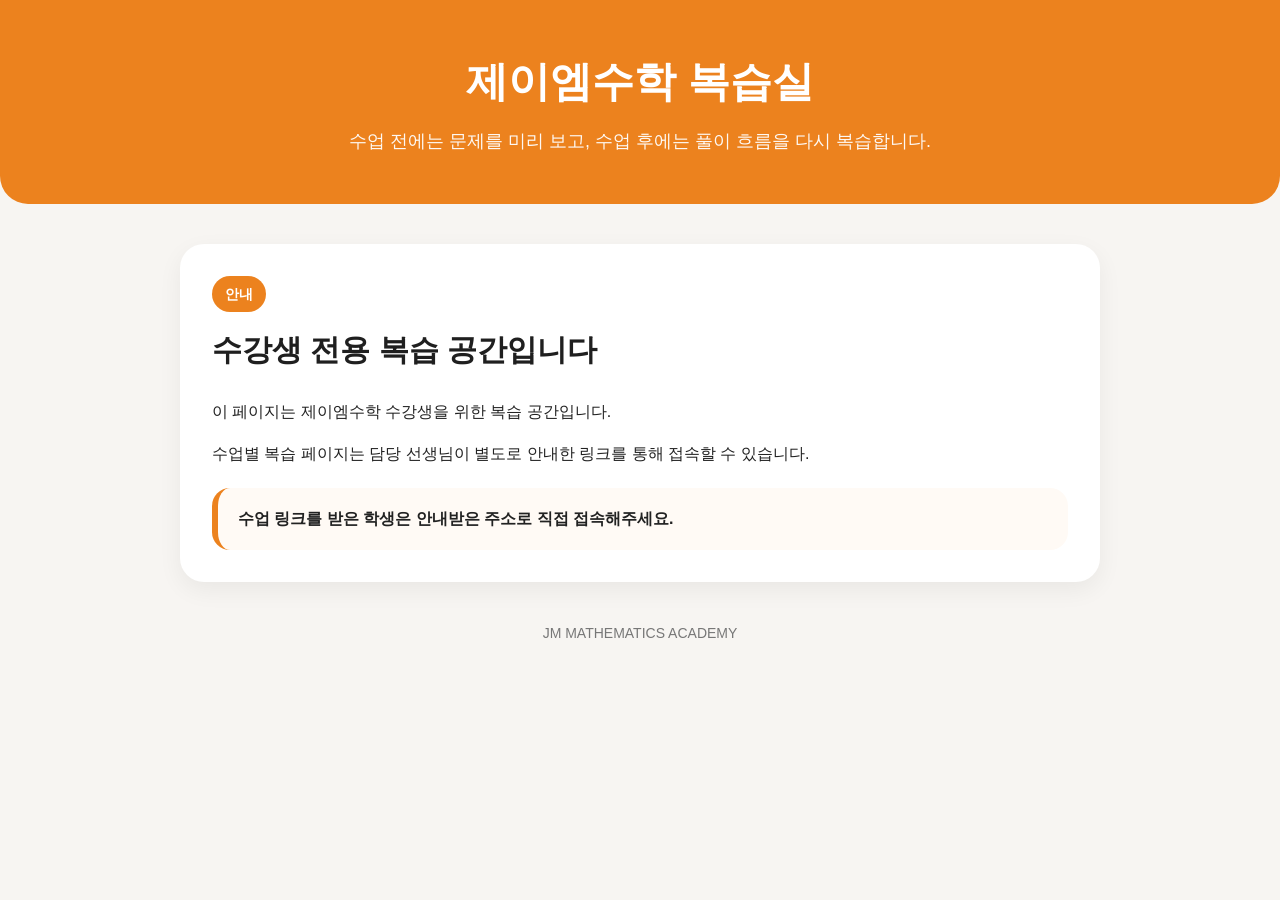
<file: index.html>
<!DOCTYPE html>
<html lang="ko">
<head>
  <meta charset="UTF-8">
  <meta name="viewport" content="width=device-width, initial-scale=1.0">
  <title>제이엠수학 복습실</title>
  <link rel="stylesheet" href="style.css?v=20260701-7">
</head>
<body>

  <header class="header">
    <h1>제이엠수학 복습실</h1>
    <p>수업 전에는 문제를 미리 보고, 수업 후에는 풀이 흐름을 다시 복습합니다.</p>
  </header>

  <main class="container">

    <section class="card">
      <span class="badge">안내</span>
      <h2>수강생 전용 복습 공간입니다</h2>

      <p>
        이 페이지는 제이엠수학 수강생을 위한 복습 공간입니다.
      </p>

      <p>
        수업별 복습 페이지는 담당 선생님이 별도로 안내한 링크를 통해 접속할 수 있습니다.
      </p>

      <div class="guide-emphasis">
        수업 링크를 받은 학생은 안내받은 주소로 직접 접속해주세요.
      </div>
    </section>

    <footer class="footer">
      JM MATHEMATICS ACADEMY
    </footer>

  </main>

</body>
</html>
</file>
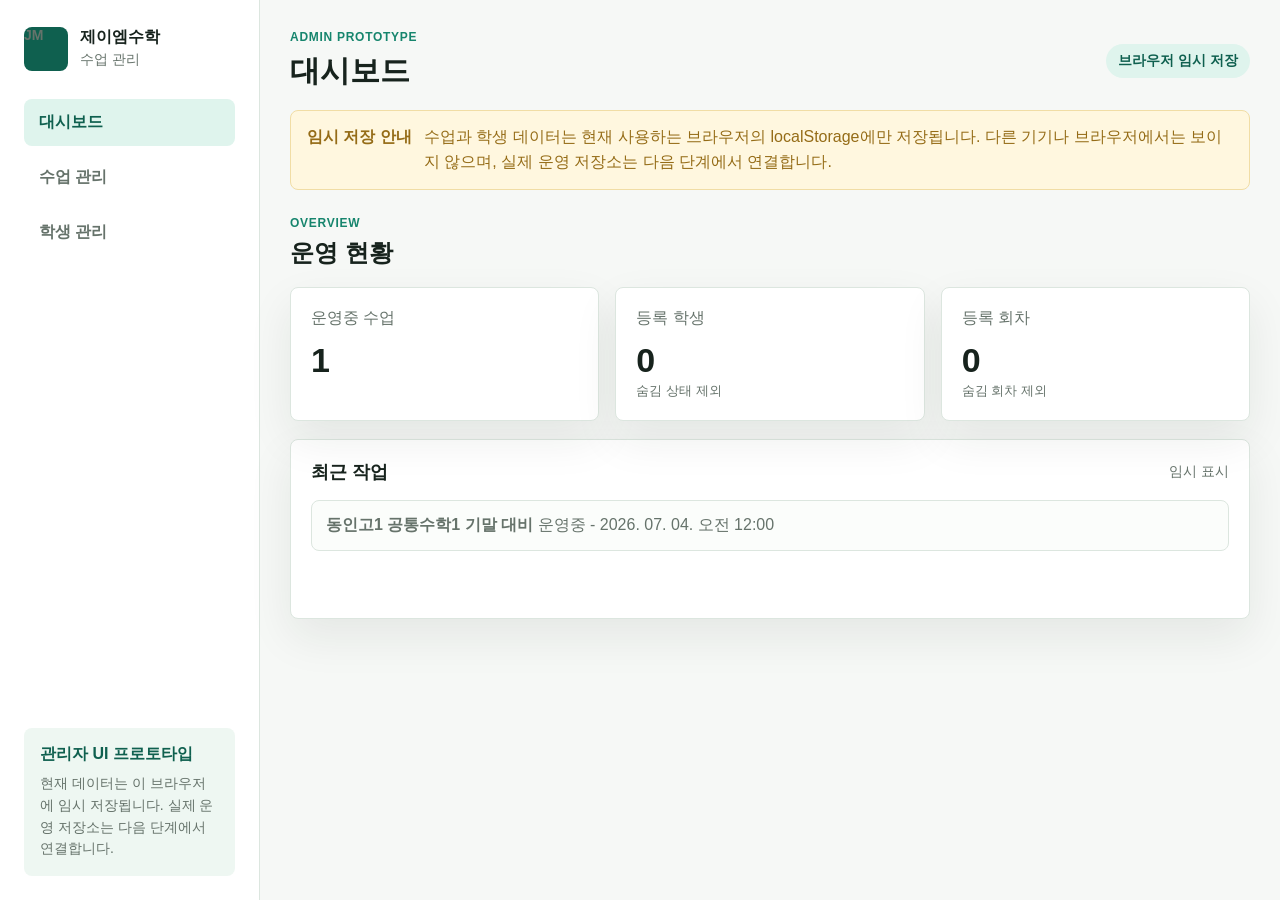
<file: admin/index.html>
<!DOCTYPE html>
<html lang="ko">
<head>
  <meta charset="UTF-8">
  <meta name="viewport" content="width=device-width, initial-scale=1.0">
  <title>제이엠수학 수업 관리</title>
  <link rel="stylesheet" href="admin.css">
</head>
<body>
  <div class="admin-shell">
    <aside class="sidebar">
      <div class="brand">
        <span class="brand-mark">JM</span>
        <div>
          <strong>제이엠수학</strong>
          <span>수업 관리</span>
        </div>
      </div>

      <nav class="side-nav" aria-label="관리자 메뉴">
        <button class="nav-button is-active" type="button" data-view="dashboard">대시보드</button>
        <button class="nav-button" type="button" data-view="classes">수업 관리</button>
        <button class="nav-button" type="button" data-view="students">학생 관리</button>
      </nav>

      <div class="sidebar-note">
        <strong>관리자 UI 프로토타입</strong>
        <p>현재 데이터는 이 브라우저에 임시 저장됩니다. 실제 운영 저장소는 다음 단계에서 연결합니다.</p>
      </div>
    </aside>

    <main class="main-area">
      <header class="topbar">
        <div>
          <p class="eyebrow">Admin Prototype</p>
          <h1 id="view-title">대시보드</h1>
        </div>
        <div class="storage-pill">브라우저 임시 저장</div>
      </header>

      <section class="notice" aria-label="임시 저장 안내">
        <strong>임시 저장 안내</strong>
        <span>수업과 학생 데이터는 현재 사용하는 브라우저의 localStorage에만 저장됩니다. 다른 기기나 브라우저에서는 보이지 않으며, 실제 운영 저장소는 다음 단계에서 연결합니다.</span>
      </section>

      <section id="dashboard-view" class="view is-active" aria-labelledby="dashboard-heading">
        <div class="section-heading">
          <div>
            <p class="eyebrow">Overview</p>
            <h2 id="dashboard-heading">운영 현황</h2>
          </div>
        </div>

        <div class="stat-grid">
          <article class="stat-card">
            <span>운영중 수업</span>
            <strong id="active-class-count">0</strong>
          </article>
          <article class="stat-card">
            <span>등록 학생</span>
            <strong id="registered-student-count">0</strong>
            <small>숨김 상태 제외</small>
          </article>
          <article class="stat-card">
            <span>등록 회차</span>
            <strong id="registered-session-count">0</strong>
            <small>숨김 회차 제외</small>
          </article>
        </div>

        <article class="panel recent-panel">
          <div class="panel-title">
            <h3>최근 작업</h3>
            <span>임시 표시</span>
          </div>
          <div id="recent-work-list" class="recent-list"></div>
        </article>
      </section>

      <section id="classes-view" class="view" aria-labelledby="classes-heading">
        <div class="section-heading">
          <div>
            <p class="eyebrow">Classes</p>
            <h2 id="classes-heading">수업 관리</h2>
          </div>
          <button id="new-class-button" class="primary-button" type="button">새 수업 만들기</button>
        </div>

        <div id="class-form-panel" class="panel form-panel" hidden>
          <div class="panel-title">
            <h3 id="form-title">새 수업 만들기</h3>
            <span>localStorage 임시 저장</span>
          </div>

          <form id="class-form" class="class-form">
            <div class="form-grid">
              <label>
                <span>수업명</span>
                <input id="class-title-input" name="classTitle" type="text" placeholder="예: 동인고1 공통수학1 기말 대비" required>
              </label>

              <label>
                <span>과목</span>
                <input id="subject-input" name="subject" type="text" placeholder="예: 공통수학1" required>
              </label>

              <label>
                <span>대상 학교</span>
                <input id="target-school-input" name="targetSchool" type="text" placeholder="예: 동인고" required>
              </label>

              <label>
                <span>대상 학년</span>
                <select id="target-grade-input" name="targetGrade" required>
                  <option value="">선택</option>
                  <option value="중1">중1</option>
                  <option value="중2">중2</option>
                  <option value="중3">중3</option>
                  <option value="고1">고1</option>
                  <option value="고2">고2</option>
                  <option value="고3">고3</option>
                </select>
              </label>

              <label>
                <span>수업 유형</span>
                <select id="class-type-input" name="classType" required>
                  <option value="">선택</option>
                  <option value="내신 대비">내신 대비</option>
                  <option value="정규 수업">정규 수업</option>
                  <option value="특강">특강</option>
                  <option value="복습 관리">복습 관리</option>
                </select>
              </label>

              <label>
                <span>수업 코드</span>
                <input id="access-code-input" name="accessCode" type="text" placeholder="예: dongin7979" required>
              </label>

              <label>
                <span>상태</span>
                <select id="status-input" name="status" required>
                  <option value="active">운영중</option>
                  <option value="ready">준비중</option>
                  <option value="ended">종료</option>
                  <option value="hidden">숨김</option>
                </select>
              </label>
            </div>

            <label class="wide-field">
              <span>수업 설명</span>
              <textarea id="description-input" name="description" rows="4" placeholder="관리자가 확인할 수업 설명을 입력하세요."></textarea>
            </label>

            <div class="form-actions">
              <button class="primary-button" type="submit">저장</button>
              <button id="cancel-form-button" class="secondary-button" type="button">취소</button>
            </div>
          </form>
        </div>

        <div class="class-layout">
          <div class="panel">
            <div class="panel-title">
              <h3>수업 목록</h3>
              <span id="class-count-label">0개</span>
            </div>
            <div id="class-list" class="class-list"></div>
          </div>

          <aside id="class-detail" class="panel detail-panel" aria-live="polite"></aside>
        </div>
      </section>

      <section id="students-view" class="view" aria-labelledby="students-heading">
        <div class="section-heading">
          <div>
            <p class="eyebrow">Students</p>
            <h2 id="students-heading">학생 관리</h2>
          </div>
          <button id="new-student-button" class="primary-button" type="button">학생 등록</button>
        </div>

        <section class="notice inline-notice" aria-label="학생 데이터 임시 저장 안내">
          <strong>학생 데이터 임시 저장</strong>
          <span>학생 정보는 현재 브라우저의 localStorage에만 저장됩니다. 실제 운영 저장소와 학생 로그인 기능은 다음 단계에서 연결합니다.</span>
        </section>

        <div id="student-form-panel" class="panel form-panel" hidden>
          <div class="panel-title">
            <h3 id="student-form-title">학생 등록</h3>
            <span>localStorage 임시 저장</span>
          </div>

          <form id="student-form" class="student-form">
            <div id="student-form-error" class="form-error" role="alert" hidden></div>

            <div class="form-grid">
              <label>
                <span>학생 이름</span>
                <input id="student-name-input" name="studentName" type="text" placeholder="예: 김민준" required>
              </label>

              <label>
                <span>학생 전화번호</span>
                <input id="student-phone-input" name="phone" type="tel" placeholder="예: 010-1234-5678" required>
              </label>

              <label>
                <span>학교</span>
                <input id="student-school-input" name="school" type="text" placeholder="예: 동인고" required>
              </label>

              <label>
                <span>학년</span>
                <select id="student-grade-input" name="grade" required>
                  <option value="">선택</option>
                  <option value="중1">중1</option>
                  <option value="중2">중2</option>
                  <option value="중3">중3</option>
                  <option value="고1">고1</option>
                  <option value="고2">고2</option>
                  <option value="고3">고3</option>
                </select>
              </label>

              <label>
                <span>학부모 연락처</span>
                <input id="parent-phone-input" name="parentPhone" type="tel" placeholder="예: 010-9876-5432">
              </label>

              <label>
                <span>상태</span>
                <select id="student-status-input" name="status">
                  <option value="active">수강중</option>
                  <option value="paused">일시중지</option>
                  <option value="ended">수강종료</option>
                  <option value="hidden">숨김</option>
                </select>
              </label>
            </div>

            <label class="wide-field">
              <span>메모 / 학습 특이사항</span>
              <textarea id="student-memo-input" name="memo" rows="4" placeholder="관리자가 확인할 메모를 입력하세요."></textarea>
            </label>

            <div class="form-actions">
              <button class="primary-button" type="submit">저장</button>
              <button id="cancel-student-form-button" class="secondary-button" type="button">취소</button>
            </div>
          </form>
        </div>

        <div class="class-layout">
          <div class="panel">
            <div class="panel-title">
              <h3>학생 목록</h3>
              <span id="student-count-label">0명</span>
            </div>
            <div id="student-list" class="student-list"></div>
          </div>

          <aside id="student-detail" class="panel detail-panel" aria-live="polite"></aside>
        </div>
      </section>
    </main>
  </div>

  <script src="admin.js"></script>
</body>
</html>
</file>
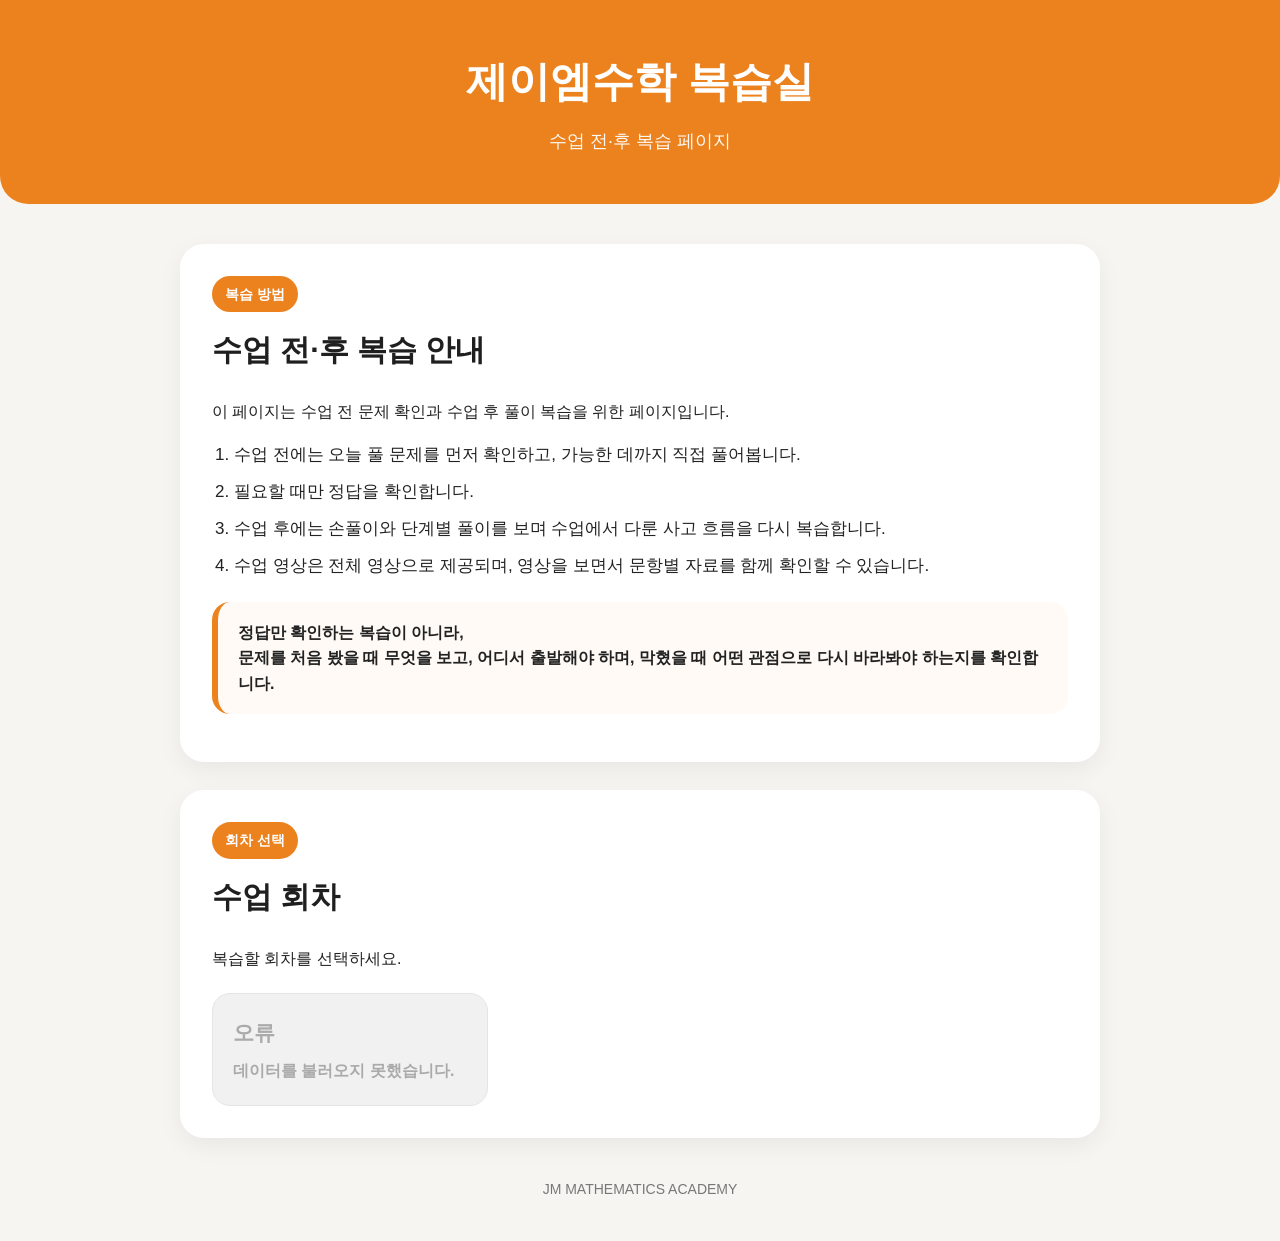
<file: class.html>
<!DOCTYPE html>
<html lang="ko">
<head>
  <meta charset="UTF-8">
  <meta name="viewport" content="width=device-width, initial-scale=1.0">
  <title>제이엠수학 복습실</title>
  <link rel="stylesheet" href="style.css?v=20260701-8">
</head>
<body>

  <header class="header">
    <h1 id="class-title">제이엠수학 복습실</h1>
    <p id="class-subtitle">수업 전·후 복습 페이지</p>
  </header>

  <main class="container">

    <section class="card class-guide">
      <span class="badge">복습 방법</span>
      <h2>수업 전·후 복습 안내</h2>

      <p>
        이 페이지는 수업 전 문제 확인과 수업 후 풀이 복습을 위한 페이지입니다.
      </p>

      <ol class="step-list">
        <li>수업 전에는 오늘 풀 문제를 먼저 확인하고, 가능한 데까지 직접 풀어봅니다.</li>
        <li>필요할 때만 정답을 확인합니다.</li>
        <li>수업 후에는 손풀이와 단계별 풀이를 보며 수업에서 다룬 사고 흐름을 다시 복습합니다.</li>
        <li>수업 영상은 전체 영상으로 제공되며, 영상을 보면서 문항별 자료를 함께 확인할 수 있습니다.</li>
      </ol>

      <p class="guide-emphasis">
        정답만 확인하는 복습이 아니라,<br>
        문제를 처음 봤을 때 무엇을 보고, 어디서 출발해야 하며,
        막혔을 때 어떤 관점으로 다시 바라봐야 하는지를 확인합니다.
      </p>
    </section>

    <section class="card">
      <span class="badge">회차 선택</span>
      <h2>수업 회차</h2>
      <p>
        복습할 회차를 선택하세요.
      </p>

      <div id="session-grid" class="session-grid">
        <div class="session-button is-disabled">
          <strong>불러오는 중</strong>
          <span>잠시만 기다려주세요</span>
        </div>
      </div>
    </section>

    <footer class="footer">
      JM MATHEMATICS ACADEMY
    </footer>

  </main>

  <script src="config.js?v=20260701-8"></script>
  <script src="class-script.js?v=20260701-8"></script>
</body>
</html>
</file>
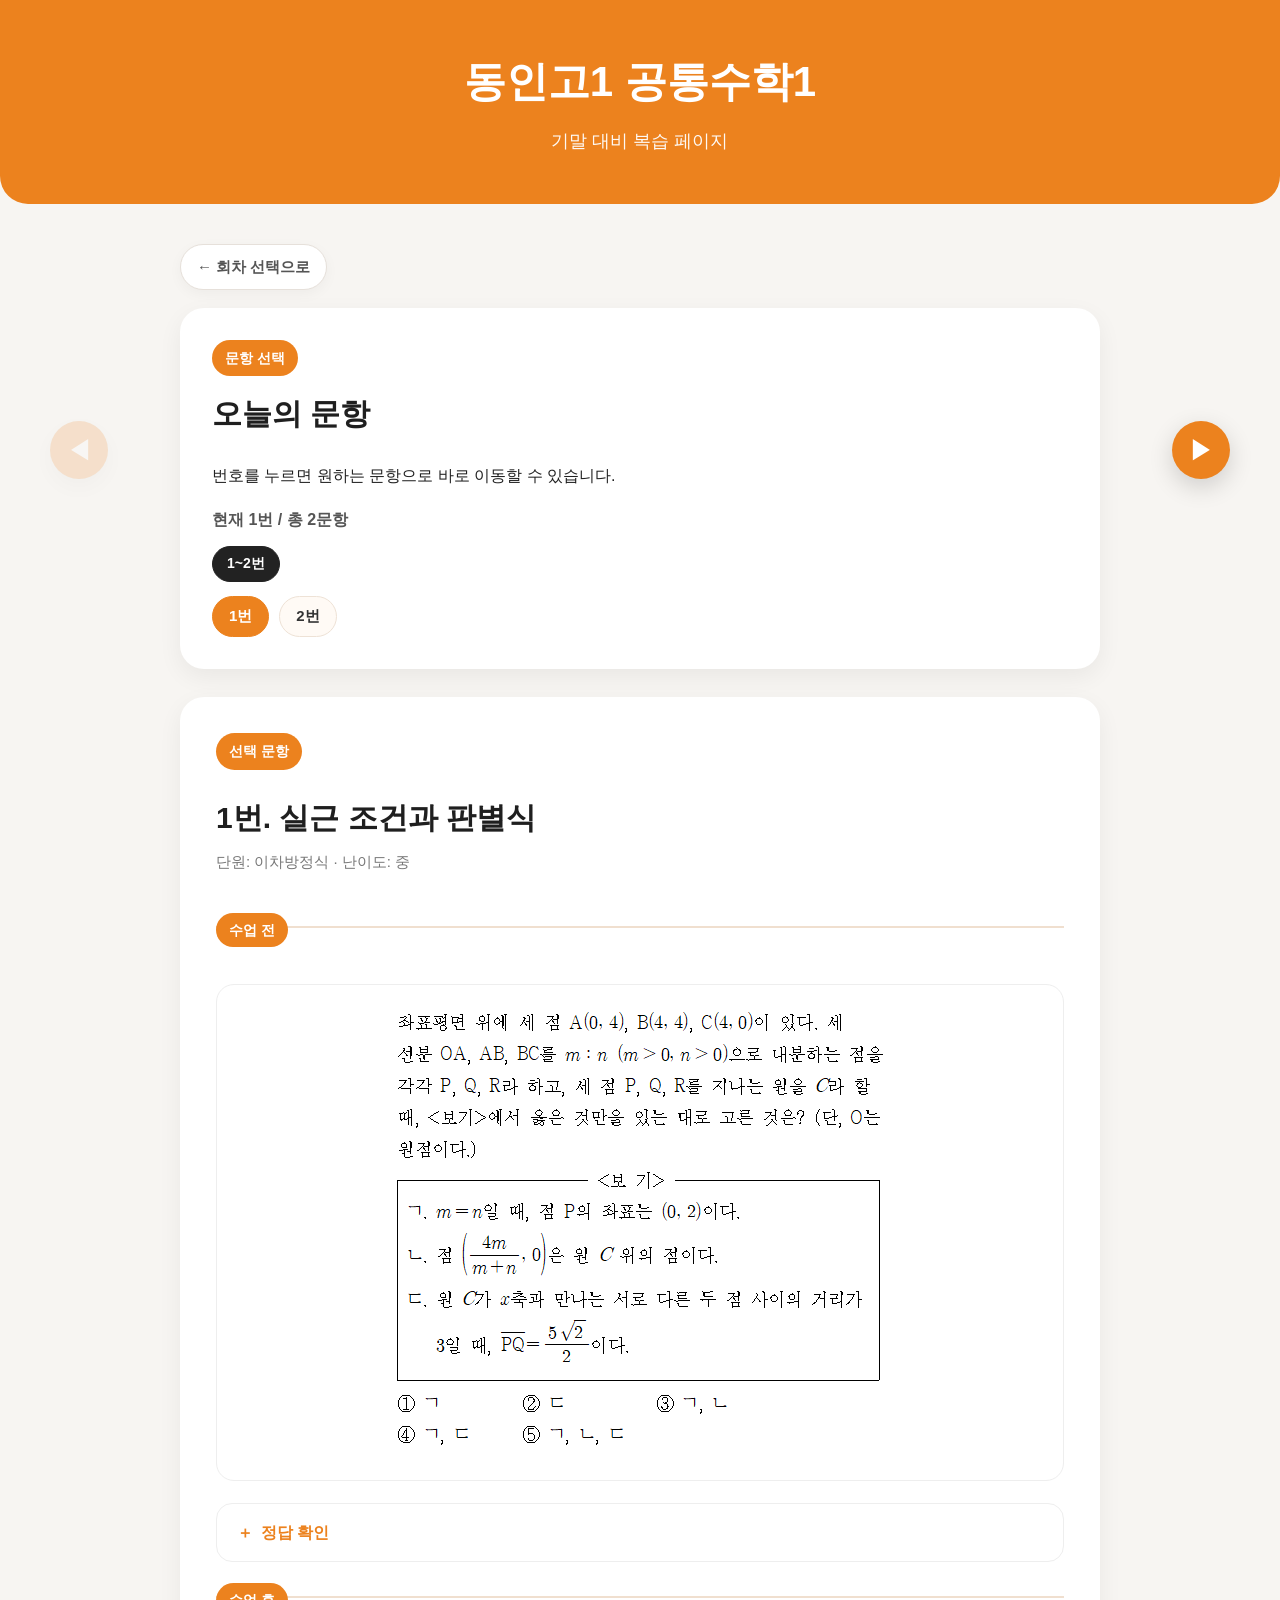
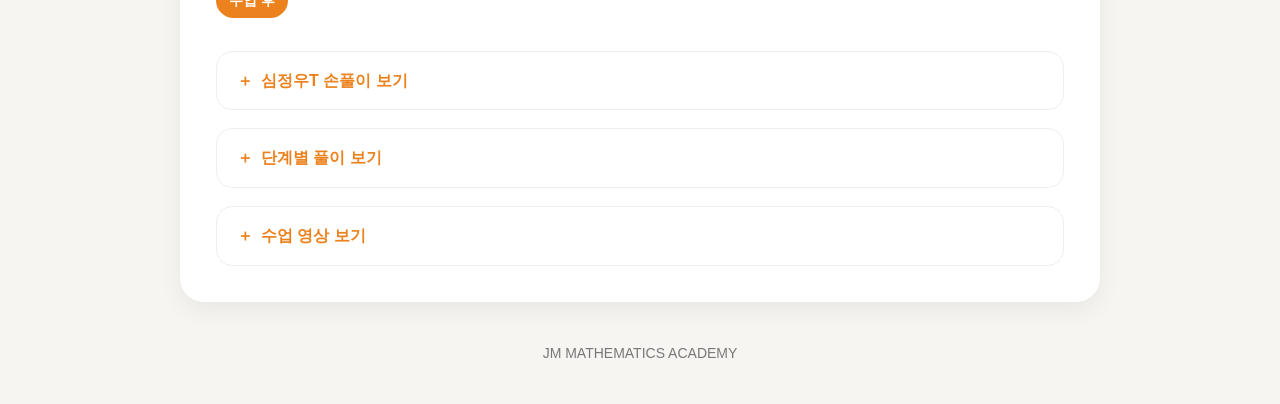
<file: dongin-g1-final-01.html>
<!DOCTYPE html>
<html lang="ko">
<head>
  <meta charset="UTF-8">
  <meta name="viewport" content="width=device-width, initial-scale=1.0">
  <title>동인고1 공통수학1 1회차 | 제이엠수학 복습실</title>
  <link rel="stylesheet" href="style.css?v=20260701-5">
</head>
<body>

  <header class="header">
    <h1 id="lesson-title">동인고1 공통수학1</h1>
    <p id="lesson-subtitle">1회차 복습 페이지</p>
  </header>

  <button id="prev-question" class="side-nav side-nav-left" aria-label="이전">◀</button>
  <button id="next-question" class="side-nav side-nav-right" aria-label="다음">▶</button>

  <main class="container">

    <div class="page-nav">
      <a class="back-button" href="dongin-g1-final.html">← 회차 선택으로</a>
    </div>

    <section id="lesson-video-card" class="card video-card">
      <span class="badge">수업 영상</span>
      <h2>수업 전체 영상</h2>
      <p>
        영상을 계속 재생하면서 아래 문항을 바꿔가며 복습할 수 있습니다.
      </p>
      <div id="lesson-video-area"></div>
    </section>

    <section class="card">
      <span class="badge">문항 선택</span>
      <h2>오늘의 문항</h2>
      <p>
        번호를 누르면 원하는 문항으로 바로 이동할 수 있습니다.
      </p>

      <div id="question-number-nav" class="question-number-nav"></div>
    </section>

    <section class="card">
      <div id="current-question-area"></div>
    </section>

    <footer class="footer">
      JM MATHEMATICS ACADEMY
    </footer>

  </main>

  <script src="data.js?v=20260701-5"></script>
  <script src="script.js?v=20260701-5"></script>
</body>
</html>
</file>
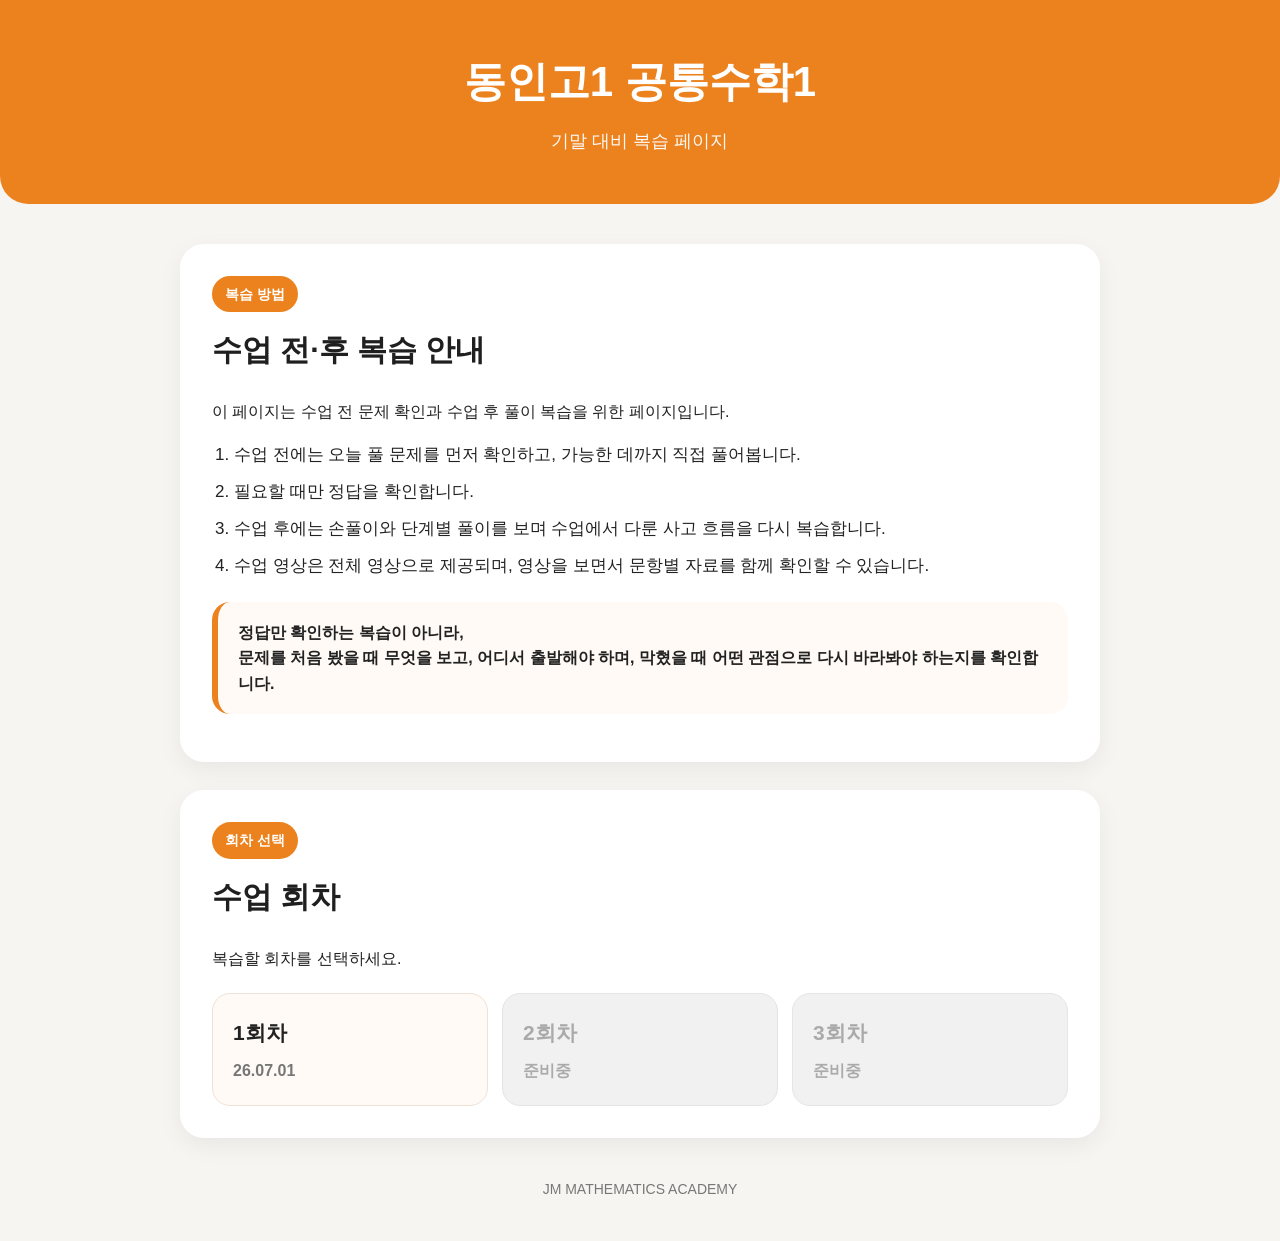
<file: dongin-g1-final.html>
<!DOCTYPE html>
<html lang="ko">
<head>
  <meta charset="UTF-8">
  <meta name="viewport" content="width=device-width, initial-scale=1.0">
  <title>동인고1 공통수학1 | 제이엠수학 복습실</title>
  <link rel="stylesheet" href="style.css?v=20260701-5">
</head>
<body>

  <header class="header">
    <h1>동인고1 공통수학1</h1>
    <p>기말 대비 복습 페이지</p>
  </header>

  <main class="container">

    <section class="card class-guide">
      <span class="badge">복습 방법</span>
      <h2>수업 전·후 복습 안내</h2>

      <p>
        이 페이지는 수업 전 문제 확인과 수업 후 풀이 복습을 위한 페이지입니다.
      </p>

      <ol class="step-list">
        <li>수업 전에는 오늘 풀 문제를 먼저 확인하고, 가능한 데까지 직접 풀어봅니다.</li>
        <li>필요할 때만 정답을 확인합니다.</li>
        <li>수업 후에는 손풀이와 단계별 풀이를 보며 수업에서 다룬 사고 흐름을 다시 복습합니다.</li>
        <li>수업 영상은 전체 영상으로 제공되며, 영상을 보면서 문항별 자료를 함께 확인할 수 있습니다.</li>
      </ol>

      <p class="guide-emphasis">
        정답만 확인하는 복습이 아니라,<br>
        문제를 처음 봤을 때 무엇을 보고, 어디서 출발해야 하며,
        막혔을 때 어떤 관점으로 다시 바라봐야 하는지를 확인합니다.
      </p>
    </section>

    <section class="card">
      <span class="badge">회차 선택</span>
      <h2>수업 회차</h2>
      <p>
        복습할 회차를 선택하세요.
      </p>

      <div class="session-grid">
        <a class="session-button" href="dongin-g1-final-01.html">
          <strong>1회차</strong>
          <span>26.07.01</span>
        </a>

        <div class="session-button is-disabled">
          <strong>2회차</strong>
          <span>준비중</span>
        </div>

        <div class="session-button is-disabled">
          <strong>3회차</strong>
          <span>준비중</span>
        </div>
      </div>
    </section>

    <footer class="footer">
      JM MATHEMATICS ACADEMY
    </footer>

  </main>

</body>
</html>
</file>
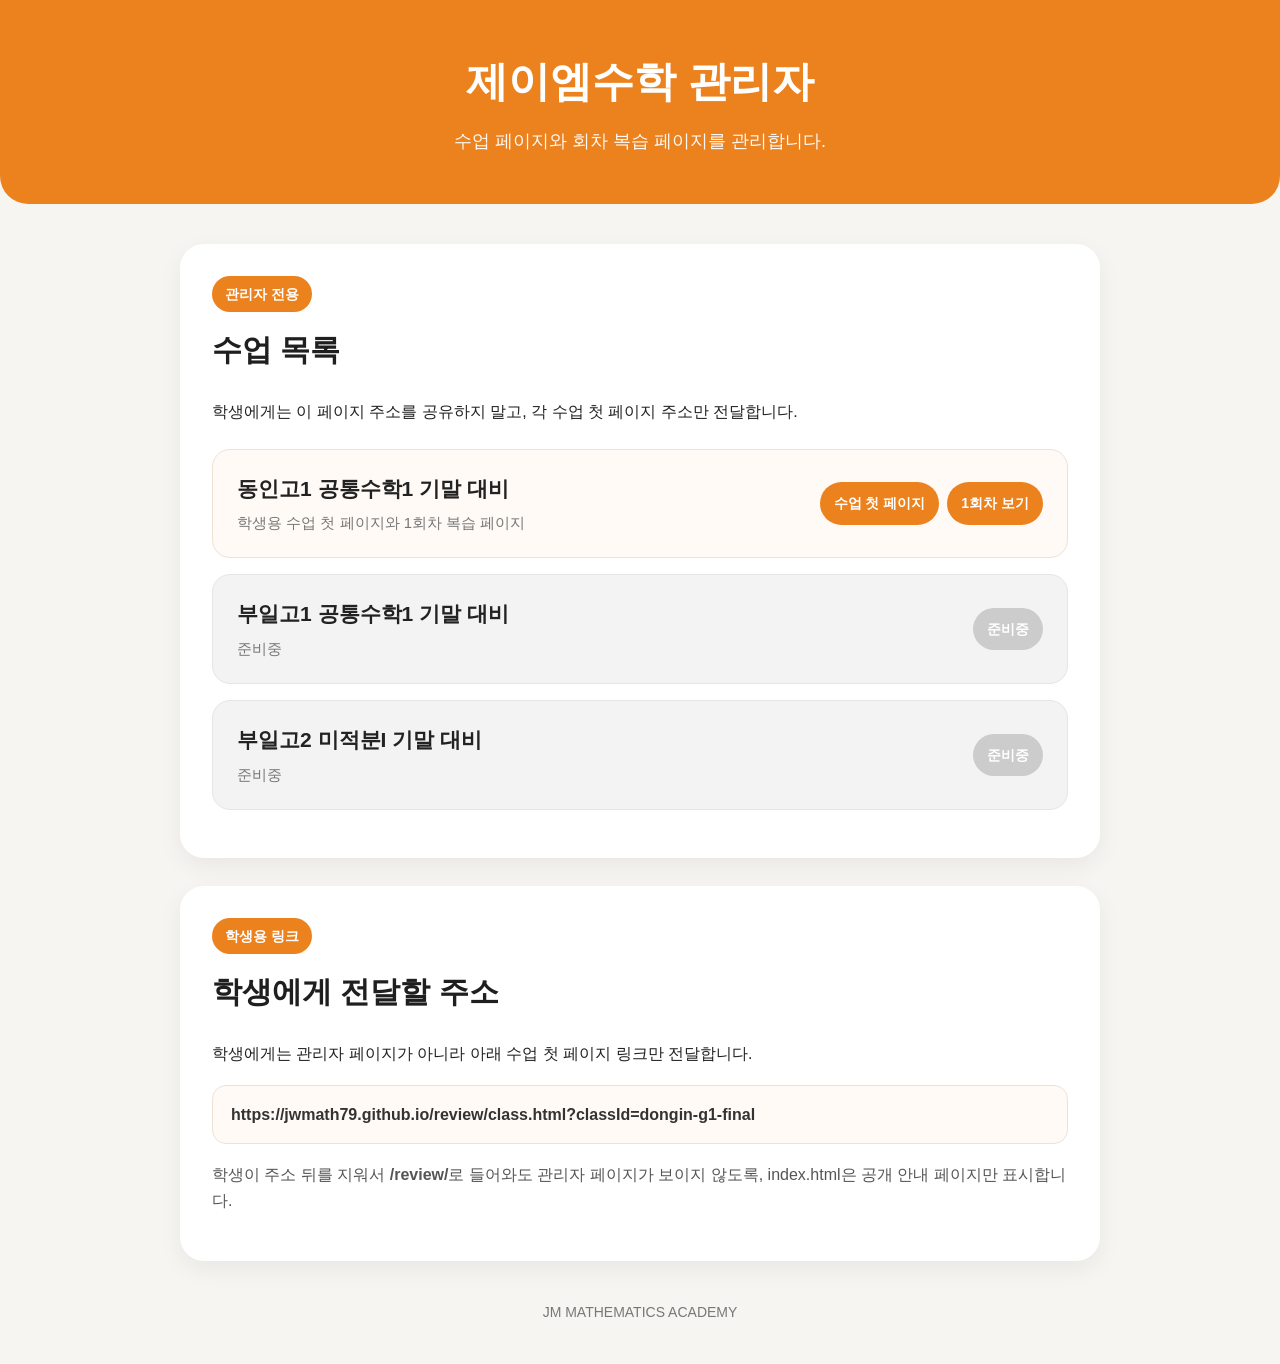
<file: jm-admin-7979.html>
<!DOCTYPE html>
<html lang="ko">
<head>
  <meta charset="UTF-8">
  <meta name="viewport" content="width=device-width, initial-scale=1.0">
  <title>제이엠수학 관리자</title>
  <link rel="stylesheet" href="style.css?v=20260701-7">
</head>
<body>

  <header class="header">
    <h1>제이엠수학 관리자</h1>
    <p>수업 페이지와 회차 복습 페이지를 관리합니다.</p>
  </header>

  <main class="container">

    <section class="card">
      <span class="badge">관리자 전용</span>
      <h2>수업 목록</h2>

      <p>
        학생에게는 이 페이지 주소를 공유하지 말고,
        각 수업 첫 페이지 주소만 전달합니다.
      </p>

      <div class="admin-class-list">

        <div class="admin-class-card">
          <div>
            <h3>동인고1 공통수학1 기말 대비</h3>
            <p>학생용 수업 첫 페이지와 1회차 복습 페이지</p>
          </div>

          <div class="admin-button-group">
            <a href="class.html?classId=dongin-g1-final" class="admin-button">수업 첫 페이지</a>
            <a href="session.html?classId=dongin-g1-final&sessionId=01" class="admin-button">1회차 보기</a>
          </div>
        </div>

        <div class="admin-class-card is-waiting">
          <div>
            <h3>부일고1 공통수학1 기말 대비</h3>
            <p>준비중</p>
          </div>

          <div class="admin-button-group">
            <span class="admin-button disabled">준비중</span>
          </div>
        </div>

        <div class="admin-class-card is-waiting">
          <div>
            <h3>부일고2 미적분I 기말 대비</h3>
            <p>준비중</p>
          </div>

          <div class="admin-button-group">
            <span class="admin-button disabled">준비중</span>
          </div>
        </div>

      </div>
    </section>

    <section class="card">
      <span class="badge">학생용 링크</span>
      <h2>학생에게 전달할 주소</h2>

      <p>
        학생에게는 관리자 페이지가 아니라 아래 수업 첫 페이지 링크만 전달합니다.
      </p>

      <div class="link-box">
        https://jwmath79.github.io/review/class.html?classId=dongin-g1-final
      </div>

      <p class="admin-note">
        학생이 주소 뒤를 지워서 <strong>/review/</strong>로 들어와도
        관리자 페이지가 보이지 않도록, index.html은 공개 안내 페이지만 표시합니다.
      </p>
    </section>

    <footer class="footer">
      JM MATHEMATICS ACADEMY
    </footer>

  </main>

</body>
</html>
</file>
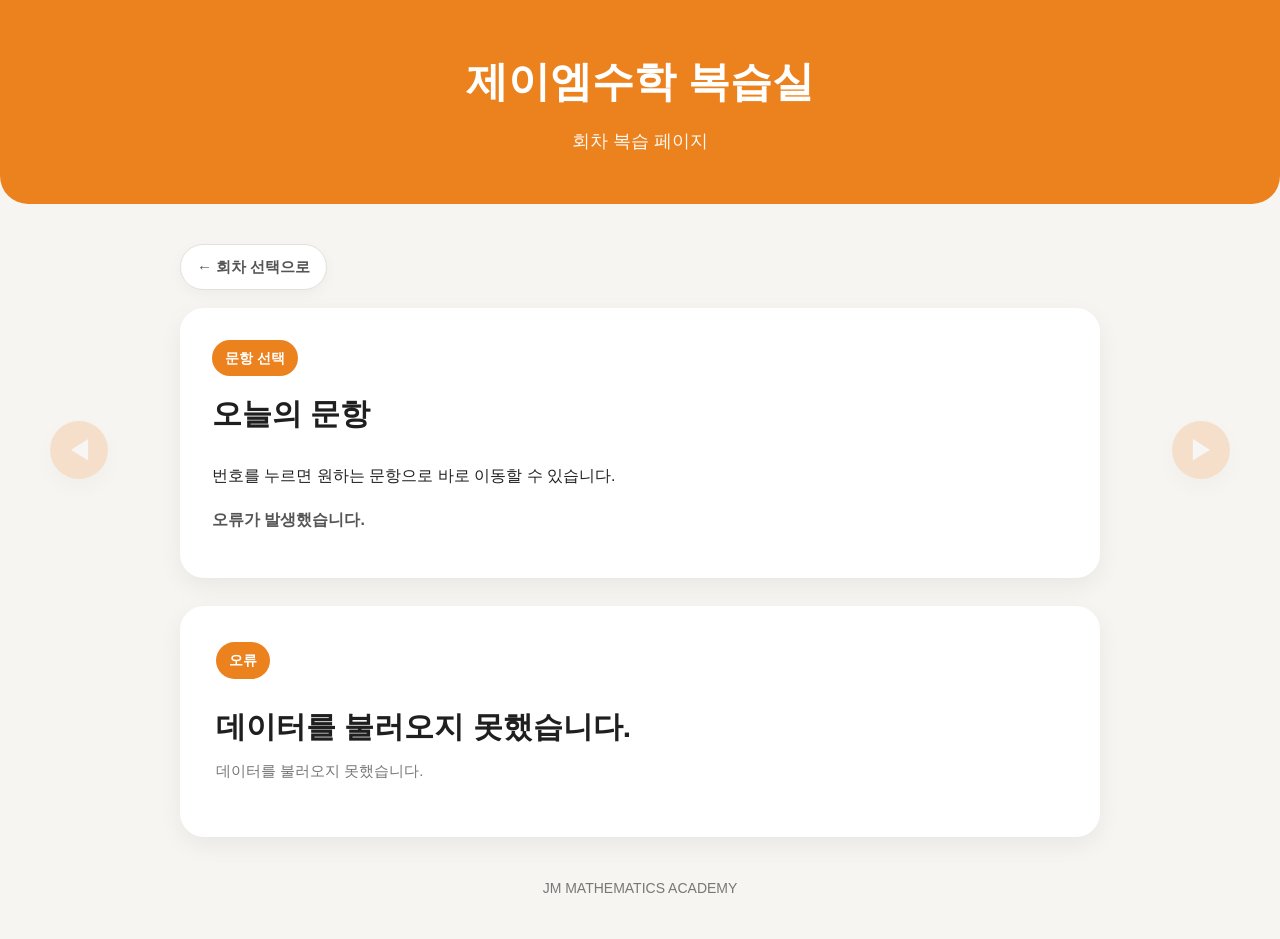
<file: session.html>
<!DOCTYPE html>
<html lang="ko">
<head>
  <meta charset="UTF-8">
  <meta name="viewport" content="width=device-width, initial-scale=1.0">
  <title>제이엠수학 복습실</title>
  <link rel="stylesheet" href="style.css?v=20260701-9">
</head>
<body>

  <header class="header">
    <h1 id="lesson-title">제이엠수학 복습실</h1>
    <p id="lesson-subtitle">회차 복습 페이지</p>
  </header>

  <button id="prev-question" class="side-nav side-nav-left" aria-label="이전">◀</button>
  <button id="next-question" class="side-nav side-nav-right" aria-label="다음">▶</button>

  <main class="container">

    <div class="page-nav">
      <a id="back-to-class" class="back-button" href="class.html">← 회차 선택으로</a>
    </div>

    <section id="lesson-video-card" class="card video-card">
      <span class="badge">수업 영상</span>
      <h2>수업 전체 영상</h2>
      <p>
        영상을 계속 재생하면서 아래 문항을 바꿔가며 복습할 수 있습니다.
      </p>
      <div id="lesson-video-area"></div>
    </section>

    <section class="card">
      <span class="badge">문항 선택</span>
      <h2>오늘의 문항</h2>
      <p>
        번호를 누르면 원하는 문항으로 바로 이동할 수 있습니다.
      </p>

      <div id="question-number-nav" class="question-number-nav">
        <div class="question-current-status">문항을 불러오는 중입니다.</div>
      </div>
    </section>

    <section class="card">
      <div id="current-question-area">
        <div class="single-question-card">
          <span class="badge">불러오는 중</span>
          <h2>잠시만 기다려주세요.</h2>
          <p class="meta">구글시트에서 복습 데이터를 불러오고 있습니다.</p>
        </div>
      </div>
    </section>

    <footer class="footer">
      JM MATHEMATICS ACADEMY
    </footer>

  </main>

  <script src="config.js?v=20260701-9"></script>
  <script src="session-script.js?v=20260701-9"></script>
</body>
</html>
</file>
<file: style.css>
* {
  box-sizing: border-box;
}

body {
  margin: 0;
  font-family: -apple-system, BlinkMacSystemFont, "Segoe UI", "Noto Sans KR", sans-serif;
  background: #f7f5f2;
  color: #222;
  line-height: 1.6;
}

.container {
  max-width: 960px;
  margin: 0 auto;
  padding: 40px 20px;
}

/* 상단 배너 */
.header {
  background: #ec821e;
  color: white;
  padding: 48px 24px;
  border-radius: 0 0 28px 28px;
  text-align: center;
}

.header h1 {
  margin: 0;
  font-size: 42px;
  font-weight: 800;
}

.header p {
  margin: 12px 0 0;
  font-size: 18px;
  opacity: 0.95;
}

/* 기본 카드 */
.card {
  background: white;
  border-radius: 24px;
  padding: 32px;
  margin-bottom: 28px;
  box-shadow: 0 8px 24px rgba(0, 0, 0, 0.06);
}

.card h2 {
  margin-top: 0;
  font-size: 30px;
  color: #1f1f1f;
}

/* 배지 */
.badge {
  display: inline-block;
  background: #ec821e;
  color: white;
  padding: 7px 13px;
  border-radius: 999px;
  font-size: 14px;
  font-weight: 800;
  margin-bottom: 14px;
}

/* 수업 목록 */
.lesson-list {
  list-style: none;
  padding: 0;
  margin: 0;
}

.lesson-list li {
  padding: 18px 20px;
  margin-bottom: 12px;
  border: 1px solid #eee2d6;
  border-radius: 14px;
  background: #fffaf5;
  font-size: 18px;
  font-weight: 700;
}

.lesson-list a {
  color: #222;
  text-decoration: none;
}

.lesson-list a:hover {
  color: #ec821e;
}

/* 복습 방식 리스트 */
.step-list {
  padding-left: 22px;
}

.step-list li {
  margin-bottom: 10px;
  font-size: 17px;
}

/* 돌아가기 버튼 */
.page-nav {
  max-width: 960px;
  margin: 0 auto 18px;
}

.back-button {
  display: inline-block;
  background: white;
  color: #555;
  border: 1px solid #e6e0da;
  padding: 10px 16px;
  border-radius: 999px;
  font-size: 15px;
  font-weight: 700;
  text-decoration: none;
  box-shadow: 0 4px 14px rgba(0, 0, 0, 0.04);
}

.back-button:hover {
  color: #ec821e;
  border-color: #ec821e;
}

/* 수업 영상 */
.video-card {
  display: block;
}

.video-wrapper {
  position: relative;
  width: 100%;
  padding-top: 56.25%;
  margin-top: 20px;
  border-radius: 18px;
  overflow: hidden;
  background: #111;
}

.video-wrapper iframe {
  position: absolute;
  inset: 0;
  width: 100%;
  height: 100%;
}

/* 문항 선택 영역 */
.question-number-nav {
  display: block;
  margin-top: 18px;
}

.question-current-status {
  display: block;
  margin: 0 0 14px;
  font-size: 16px;
  font-weight: 800;
  color: #555;
}

.question-range-nav {
  display: flex;
  flex-wrap: wrap;
  gap: 8px;
  margin-bottom: 14px;
}

.question-range-button {
  border: 1px solid #eee2d6;
  background: white;
  color: #555;
  padding: 8px 14px;
  border-radius: 999px;
  font-size: 14px;
  font-weight: 800;
  cursor: pointer;
}

.question-range-button:hover {
  border-color: #ec821e;
  color: #ec821e;
}

.question-range-button.active {
  background: #222;
  color: white;
  border-color: #222;
}

.question-number-list {
  display: flex;
  flex-wrap: wrap;
  gap: 10px;
}

.question-number-button {
  border: 1px solid #eee2d6;
  background: #fffaf5;
  color: #333;
  padding: 10px 16px;
  border-radius: 999px;
  font-size: 15px;
  font-weight: 800;
  cursor: pointer;
}

.question-number-button:hover {
  border-color: #ec821e;
  color: #ec821e;
}

.question-number-button.active {
  background: #ec821e;
  color: white;
  border-color: #ec821e;
}

/* 한 문항 카드 */
.single-question-card {
  padding: 4px;
}

.single-question-card h2 {
  margin: 10px 0 8px;
  font-size: 30px;
  font-weight: 900;
  color: #1f1f1f;
}

/* 문항 상단 */
.question-head {
  display: flex;
  justify-content: space-between;
  gap: 16px;
  align-items: flex-start;
  margin-bottom: 18px;
}

.meta {
  color: #777;
  font-size: 15px;
  margin: 0 0 18px;
}

/* 수업 전 / 수업 후 구분 */
.section-divider {
  margin: 34px 0 18px;
  border-top: 2px solid #f0dfcf;
  position: relative;
}

.section-divider span {
  position: relative;
  top: -15px;
  display: inline-block;
  background: #ec821e;
  color: white;
  font-size: 14px;
  font-weight: 900;
  padding: 6px 13px;
  border-radius: 999px;
}

/* 문제 이미지 */
.image-box {
  margin: 22px 0;
  padding: 22px;
  background: #ffffff;
  border: 1px solid #eee;
  border-radius: 18px;
  text-align: center;
}

.problem-image {
  max-width: 100%;
  height: auto;
  border-radius: 8px;
}

/* 정답 확인 / 수업 후 복습 접기 박스 */
.answer-box,
.review-box {
  margin-top: 18px;
  padding: 0;
  border-radius: 16px;
  background: #ffffff;
  border: 1px solid #eee;
  overflow: hidden;
}

.answer-box summary,
.review-box summary {
  cursor: pointer;
  padding: 16px 20px;
  font-weight: 800;
  color: #ec821e;
  list-style: none;
}

.answer-box summary::-webkit-details-marker,
.review-box summary::-webkit-details-marker {
  display: none;
}

.answer-box summary::before,
.review-box summary::before {
  content: "＋";
  display: inline-block;
  margin-right: 8px;
  font-weight: 900;
}

.answer-box[open] summary::before,
.review-box[open] summary::before {
  content: "－";
}

.answer-box p,
.review-box p {
  margin: 0;
  padding: 0 20px 18px;
  line-height: 1.7;
}

/* 단계별 풀이 박스 */
.steps-wrapper {
  padding: 8px 18px 20px;
}

.step-card {
  background: #fffaf5;
  border: 1px solid #eee2d6;
  border-left: 5px solid #ec821e;
  border-radius: 16px;
  padding: 18px 20px;
  margin-bottom: 16px;
}

.step-card:last-child {
  margin-bottom: 0;
}

.step-card h4 {
  margin: 0 0 10px;
  color: #ec821e;
  font-size: 18px;
  font-weight: 900;
}

.step-card p {
  margin: 0;
  padding: 0;
  line-height: 1.8;
  color: #222;
}

/* 좌우 고정 이전/다음 버튼 */
.side-nav {
  position: fixed;
  top: 50%;
  transform: translateY(-50%);
  z-index: 100;
  border: none;
  background: #ec821e;
  color: white;
  width: 58px;
  height: 58px;
  border-radius: 50%;
  font-size: 24px;
  line-height: 58px;
  font-weight: 900;
  cursor: pointer;
  text-align: center;
  box-shadow: 0 8px 24px rgba(0, 0, 0, 0.16);
}

.side-nav-left {
  left: max(20px, calc(50% - 590px));
}

.side-nav-right {
  right: max(20px, calc(50% - 590px));
}

.side-nav:hover {
  background: #d96f12;
  transform: translateY(-50%) scale(1.06);
}

.side-nav:disabled {
  opacity: 0.18;
  cursor: not-allowed;
}

/* 하단 */
.footer {
  text-align: center;
  color: #777;
  font-size: 14px;
  margin-top: 40px;
}

/* 모바일 대응 */
@media (max-width: 760px) {
  .header {
    padding: 36px 20px;
  }

  .header h1 {
    font-size: 32px;
  }

  .header p {
    font-size: 16px;
  }

  .container {
    padding: 28px 16px 90px;
  }

  .card {
    padding: 24px;
    border-radius: 20px;
  }

  .card h2 {
    font-size: 26px;
  }

  .question-head {
    display: block;
  }

  .single-question-card h2 {
    font-size: 26px;
  }

  .image-box {
    padding: 14px;
  }

  .side-nav {
    top: auto;
    bottom: 18px;
    transform: none;
    width: 54px;
    height: 54px;
    border-radius: 50%;
    font-size: 22px;
    line-height: 54px;
  }

  .side-nav:hover {
    transform: none;
  }

  .side-nav-left {
    left: 16px;
  }

  .side-nav-right {
    right: 16px;
  }
}
/* 수업 첫 페이지 안내 */
.class-guide .guide-emphasis {
  margin-top: 22px;
  padding: 18px 20px;
  border-radius: 18px;
  background: #fffaf5;
  border-left: 6px solid #ec821e;
  font-weight: 700;
}

/* 회차 선택 그리드 */
.session-grid {
  display: grid;
  grid-template-columns: repeat(3, 1fr);
  gap: 14px;
  margin-top: 22px;
}

.session-button {
  display: block;
  padding: 22px 20px;
  border-radius: 18px;
  background: #fffaf5;
  border: 1px solid #eee2d6;
  text-decoration: none;
  color: #222;
  transition: 0.15s ease;
}

.session-button strong {
  display: block;
  font-size: 21px;
  font-weight: 900;
  margin-bottom: 8px;
}

.session-button span {
  display: block;
  font-size: 16px;
  color: #777;
  font-weight: 700;
}

.session-button:hover {
  border-color: #ec821e;
  transform: translateY(-2px);
  box-shadow: 0 8px 22px rgba(236, 130, 30, 0.14);
}

.session-button.is-disabled {
  background: #f1f1f1;
  color: #aaa;
  border-color: #e5e5e5;
  cursor: not-allowed;
}

.session-button.is-disabled span {
  color: #aaa;
}

.session-button.is-disabled:hover {
  transform: none;
  box-shadow: none;
  border-color: #e5e5e5;
}

/* 모바일 회차 선택 */
@media (max-width: 760px) {
  .session-grid {
    grid-template-columns: repeat(2, 1fr);
    gap: 12px;
  }

  .session-button {
    padding: 18px 16px;
  }

  .session-button strong {
    font-size: 19px;
  }

  .session-button span {
    font-size: 15px;
  }
}
/* 관리자 페이지 */
.admin-class-list {
  margin-top: 24px;
}

.admin-class-card {
  display: flex;
  justify-content: space-between;
  gap: 18px;
  align-items: center;
  padding: 22px 24px;
  margin-bottom: 16px;
  border: 1px solid #eee2d6;
  border-radius: 18px;
  background: #fffaf5;
}

.admin-class-card h3 {
  margin: 0 0 6px;
  font-size: 21px;
  font-weight: 900;
}

.admin-class-card p {
  margin: 0;
  color: #777;
  font-size: 15px;
}

.admin-class-card.is-waiting {
  background: #f3f3f3;
  border-color: #e5e5e5;
}

.admin-button-group {
  display: flex;
  flex-wrap: wrap;
  gap: 8px;
  justify-content: flex-end;
}

.admin-button {
  display: inline-block;
  padding: 10px 14px;
  border-radius: 999px;
  background: #ec821e;
  color: white;
  font-size: 14px;
  font-weight: 800;
  text-decoration: none;
  white-space: nowrap;
}

.admin-button:hover {
  background: #d96f12;
}

.admin-button.disabled {
  background: #ccc;
  color: white;
  cursor: not-allowed;
}

.link-box {
  margin: 18px 0;
  padding: 16px 18px;
  border-radius: 14px;
  background: #fffaf5;
  border: 1px solid #eee2d6;
  font-weight: 800;
  color: #333;
  word-break: break-all;
}

.admin-note {
  color: #555;
}

/* 공개 안내 페이지 강조 */
.guide-emphasis {
  margin-top: 22px;
  padding: 18px 20px;
  border-radius: 18px;
  background: #fffaf5;
  border-left: 6px solid #ec821e;
  font-weight: 800;
}

/* 관리자 페이지 모바일 */
@media (max-width: 760px) {
  .admin-class-card {
    display: block;
  }

  .admin-button-group {
    justify-content: flex-start;
    margin-top: 16px;
  }
}
</file>
<file: admin/admin.css>
:root {
  --bg: #f6f8f6;
  --panel: #ffffff;
  --panel-soft: #eef7f2;
  --text: #17231d;
  --muted: #66736b;
  --line: #dce6df;
  --accent: #16856d;
  --accent-strong: #0f604f;
  --accent-soft: #dff4ed;
  --warning: #956c17;
  --warning-bg: #fff7df;
  --danger: #aa3d3d;
  --shadow: 0 18px 45px rgba(23, 35, 29, 0.08);
}

* {
  box-sizing: border-box;
}

body {
  margin: 0;
  min-height: 100vh;
  background: var(--bg);
  color: var(--text);
  font-family: Arial, "Apple SD Gothic Neo", "Noto Sans KR", sans-serif;
}

button,
input,
select,
textarea {
  font: inherit;
}

button {
  cursor: pointer;
}

.admin-shell {
  display: grid;
  grid-template-columns: 260px minmax(0, 1fr);
  min-height: 100vh;
}

.sidebar {
  display: flex;
  flex-direction: column;
  gap: 28px;
  padding: 24px;
  background: #ffffff;
  border-right: 1px solid var(--line);
}

.brand {
  display: flex;
  align-items: center;
  gap: 12px;
}

.brand-mark {
  display: inline-flex;
  align-items: center;
  justify-content: center;
  width: 44px;
  height: 44px;
  border-radius: 8px;
  background: var(--accent-strong);
  color: #ffffff;
  font-weight: 800;
}

.brand strong,
.brand span {
  display: block;
}

.brand span {
  margin-top: 3px;
  color: var(--muted);
  font-size: 14px;
}

.side-nav {
  display: grid;
  gap: 8px;
}

.nav-button {
  width: 100%;
  padding: 12px 14px;
  border: 1px solid transparent;
  border-radius: 8px;
  background: transparent;
  color: var(--muted);
  text-align: left;
  font-weight: 700;
}

.nav-button:hover,
.nav-button.is-active {
  background: var(--accent-soft);
  color: var(--accent-strong);
}

.sidebar-note {
  margin-top: auto;
  padding: 16px;
  border-radius: 8px;
  background: var(--panel-soft);
  color: var(--accent-strong);
}

.sidebar-note p {
  margin: 8px 0 0;
  color: var(--muted);
  font-size: 14px;
  line-height: 1.55;
}

.main-area {
  padding: 30px;
  min-width: 0;
}

.topbar,
.section-heading,
.panel-title,
.form-actions,
.list-toolbar,
.tab-list {
  display: flex;
  align-items: center;
  justify-content: space-between;
  gap: 16px;
}

.topbar {
  margin-bottom: 18px;
}

.eyebrow {
  margin: 0 0 7px;
  color: var(--accent);
  font-size: 12px;
  font-weight: 800;
  letter-spacing: 0.06em;
  text-transform: uppercase;
}

h1,
h2,
h3,
p {
  margin-top: 0;
}

h1 {
  margin-bottom: 0;
  font-size: 30px;
}

h2 {
  margin-bottom: 0;
  font-size: 24px;
}

h3 {
  margin-bottom: 0;
  font-size: 18px;
}

.storage-pill,
.panel-title span,
.class-meta,
.student-memo-preview,
.session-summary-preview,
.session-meta,
.planned-link-label {
  color: var(--muted);
  font-size: 14px;
}

.storage-pill {
  padding: 8px 12px;
  border-radius: 999px;
  background: var(--accent-soft);
  color: var(--accent-strong);
  font-weight: 800;
}

.notice {
  display: flex;
  gap: 12px;
  align-items: flex-start;
  margin-bottom: 26px;
  padding: 14px 16px;
  border: 1px solid #f1dda5;
  border-radius: 8px;
  background: var(--warning-bg);
  color: var(--warning);
  line-height: 1.55;
}

.notice strong {
  flex: 0 0 auto;
}

.inline-notice {
  margin-bottom: 18px;
}

.view {
  display: none;
}

.view.is-active {
  display: block;
}

.section-heading {
  margin-bottom: 18px;
}

.stat-grid {
  display: grid;
  grid-template-columns: repeat(3, minmax(0, 1fr));
  gap: 16px;
  margin-bottom: 18px;
}

.stat-card,
.panel {
  border: 1px solid var(--line);
  border-radius: 8px;
  background: var(--panel);
  box-shadow: var(--shadow);
}

.stat-card {
  padding: 20px;
}

.stat-card span,
.stat-card small {
  display: block;
  color: var(--muted);
}

.stat-card strong {
  display: block;
  margin: 12px 0 2px;
  font-size: 34px;
}

.panel {
  padding: 20px;
}

.recent-panel {
  min-height: 180px;
}

.recent-list {
  display: grid;
  gap: 10px;
  margin-top: 16px;
}

.summary-strip {
  display: grid;
  grid-template-columns: repeat(4, minmax(0, 1fr));
  gap: 10px;
  margin-top: 16px;
}

.summary-item {
  padding: 12px;
  border: 1px solid var(--line);
  border-radius: 8px;
  background: #fbfdfb;
}

.summary-item span,
.summary-item strong {
  display: block;
}

.summary-item span {
  color: var(--muted);
  font-size: 13px;
  font-weight: 800;
}

.summary-item strong {
  margin-top: 6px;
  font-size: 18px;
}

.recent-item,
.empty-state {
  padding: 14px;
  border: 1px solid var(--line);
  border-radius: 8px;
  background: #fbfdfb;
  color: var(--muted);
}

.primary-button,
.secondary-button,
.danger-button,
.text-button {
  min-height: 42px;
  border-radius: 8px;
  font-weight: 800;
}

.primary-button {
  padding: 0 16px;
  border: 1px solid var(--accent-strong);
  background: var(--accent-strong);
  color: #ffffff;
}

.secondary-button,
.text-button {
  padding: 0 14px;
  border: 1px solid var(--line);
  background: #ffffff;
  color: var(--text);
}

.danger-button {
  padding: 0 14px;
  border: 1px solid var(--danger);
  background: #fff1f1;
  color: var(--danger);
}

.text-button {
  min-height: 36px;
}

.form-panel {
  margin-bottom: 18px;
}

.class-form,
.student-form {
  margin-top: 18px;
}

.form-error {
  margin-bottom: 14px;
  padding: 12px 14px;
  border: 1px solid #f1c4c4;
  border-radius: 8px;
  background: #fff1f1;
  color: var(--danger);
  font-weight: 800;
  line-height: 1.5;
}

.form-info {
  padding: 12px 14px;
  border: 1px solid var(--line);
  border-radius: 8px;
  background: var(--panel-soft);
  color: var(--accent-strong);
  font-weight: 800;
  line-height: 1.5;
}

.form-grid {
  display: grid;
  grid-template-columns: repeat(2, minmax(0, 1fr));
  gap: 14px;
}

label span {
  display: block;
  margin-bottom: 7px;
  color: var(--muted);
  font-size: 14px;
  font-weight: 800;
}

input,
select,
textarea {
  width: 100%;
  border: 1px solid var(--line);
  border-radius: 8px;
  background: #ffffff;
  color: var(--text);
}

input,
select {
  height: 44px;
  padding: 0 12px;
}

textarea {
  padding: 12px;
  resize: vertical;
}

.wide-field {
  display: block;
  margin-top: 14px;
}

.form-actions {
  justify-content: flex-start;
  margin-top: 18px;
}

.detail-actions {
  display: flex;
  gap: 10px;
  flex-wrap: wrap;
}

.class-layout {
  display: grid;
  grid-template-columns: minmax(0, 1fr) minmax(420px, 0.55fr);
  gap: 18px;
  align-items: start;
}

#classes-view .class-layout {
  grid-template-columns: minmax(280px, 0.48fr) minmax(0, 1.52fr);
  gap: 20px;
}

#classes-view .detail-panel {
  min-width: 0;
  padding: 24px;
}

#classes-view .summary-strip {
  grid-template-columns: repeat(2, minmax(0, 1fr));
}

.class-list,
.student-list {
  display: grid;
  gap: 12px;
  margin-top: 16px;
}

.list-toolbar {
  align-items: stretch;
  flex-wrap: wrap;
  margin-top: 16px;
}

.list-toolbar input,
.list-toolbar select {
  min-width: 0;
}

.list-toolbar input {
  flex: 1 1 280px;
}

.list-toolbar select {
  flex: 0 0 160px;
}

#classes-view .list-toolbar input {
  flex-basis: 100%;
}

#classes-view .list-toolbar select {
  flex: 1 1 120px;
}

.table-list {
  display: grid;
  gap: 8px;
}

.table-row {
  display: grid;
  grid-template-columns: minmax(0, 1.4fr) minmax(120px, 0.7fr) minmax(120px, 0.7fr) auto;
  gap: 12px;
  align-items: center;
  width: 100%;
  padding: 12px 14px;
  border: 1px solid var(--line);
  border-radius: 8px;
  background: #ffffff;
  text-align: left;
}

.table-row:hover,
.table-row.is-selected {
  border-color: var(--accent);
  background: #fbfffd;
}

.table-row strong,
.table-row span,
.table-row small {
  display: block;
}

.table-row span,
.table-row small {
  margin-top: 4px;
  color: var(--muted);
  font-size: 13px;
  line-height: 1.35;
}

.table-row-class {
  grid-template-columns: minmax(180px, 1.8fr) minmax(100px, 0.8fr) minmax(88px, 0.6fr) minmax(88px, 0.6fr) minmax(88px, 0.6fr) minmax(140px, 1fr) 56px;
}

#classes-view .table-row-class {
  grid-template-columns: minmax(0, 1fr) minmax(58px, 0.34fr) minmax(58px, 0.34fr) minmax(76px, auto);
  gap: 8px;
  padding: 11px 12px;
}

#classes-view .table-row-class strong {
  font-size: 15px;
}

#classes-view .table-row-class span {
  font-size: 12px;
}

.table-row-student {
  grid-template-columns: minmax(120px, 1fr) minmax(100px, 0.8fr) minmax(70px, 0.5fr) minmax(120px, 0.9fr) minmax(92px, 0.6fr) minmax(88px, 0.6fr) 56px;
}

.table-row-session {
  grid-template-columns: minmax(160px, 1.5fr) minmax(92px, 0.7fr) minmax(100px, 0.7fr) minmax(82px, 0.6fr) minmax(98px, 0.7fr) minmax(88px, 0.6fr) auto;
}

#classes-view .session-table {
  overflow-x: auto;
  padding-bottom: 2px;
}

#classes-view .table-row-session {
  grid-template-columns: minmax(220px, 1.8fr) minmax(98px, 0.7fr) minmax(110px, 0.7fr) minmax(86px, 0.55fr) minmax(108px, 0.7fr) minmax(88px, 0.55fr) minmax(170px, auto);
  min-width: 860px;
}

.table-row-material {
  grid-template-columns: minmax(180px, 1.5fr) minmax(130px, 0.9fr) minmax(90px, 0.6fr) minmax(90px, 0.6fr) minmax(82px, 0.5fr) minmax(88px, 0.55fr) auto;
}

#classes-view .material-table {
  overflow-x: auto;
  padding-bottom: 2px;
}

#classes-view .table-row-material {
  min-width: 920px;
}

.table-actions {
  display: flex;
  gap: 6px;
  justify-content: flex-end;
  flex-wrap: wrap;
}

.table-actions .text-button,
.table-actions .danger-button {
  min-height: 34px;
  padding: 0 10px;
}

.class-card,
.student-card {
  width: 100%;
  padding: 16px;
  border: 1px solid var(--line);
  border-radius: 8px;
  background: #ffffff;
  text-align: left;
}

.class-card:hover,
.class-card.is-selected,
.student-card:hover,
.student-card.is-selected {
  border-color: var(--accent);
  background: #fbfffd;
}

.class-card h4,
.student-card h4 {
  margin: 0 0 8px;
  font-size: 17px;
}

.class-card p,
.student-card p {
  margin: 0;
  color: var(--muted);
  line-height: 1.5;
}

.student-memo-preview {
  margin-top: 8px;
}

.enrollment-summary {
  display: grid;
  gap: 6px;
  padding: 14px;
  border: 1px solid var(--line);
  border-radius: 8px;
  background: #fbfdfb;
}

.enrollment-summary span {
  color: var(--muted);
  font-size: 14px;
}

.enrollment-section,
.enrollment-picker,
.detail-section {
  display: grid;
  gap: 12px;
  padding-top: 14px;
  border-top: 1px solid var(--line);
}

.enrollment-list,
.enrollment-picker-list {
  display: grid;
  gap: 10px;
}

.enrollment-row,
.student-pick-row {
  display: grid;
  grid-template-columns: minmax(0, 1fr) auto;
  gap: 12px;
  align-items: center;
  padding: 12px;
  border: 1px solid var(--line);
  border-radius: 8px;
  background: #ffffff;
}

.enrollment-row.is-ended,
.student-pick-row.is-disabled {
  background: #fbfdfb;
  color: var(--muted);
}

.enrollment-row strong,
.enrollment-row span,
.enrollment-row small,
.student-pick-row strong,
.student-pick-row span,
.student-pick-row small {
  display: block;
}

.enrollment-row span,
.enrollment-row small,
.student-pick-row span,
.student-pick-row small {
  margin-top: 4px;
  color: var(--muted);
  font-size: 13px;
  line-height: 1.4;
}

.enrollment-actions {
  display: flex;
  gap: 8px;
  align-items: center;
  flex-wrap: wrap;
  justify-content: flex-end;
}

.enrollment-actions select {
  width: auto;
  min-width: 110px;
  height: 36px;
}

.card-footer,
.detail-row {
  display: flex;
  align-items: center;
  justify-content: space-between;
  gap: 12px;
}

.card-footer {
  margin-top: 14px;
  flex-wrap: wrap;
}

.status-badge {
  display: inline-flex;
  align-items: center;
  min-height: 28px;
  padding: 0 10px;
  border-radius: 999px;
  font-size: 13px;
  font-weight: 800;
}

.status-active {
  background: #dff4ed;
  color: #0f604f;
}

.status-public {
  background: #dff4ed;
  color: #0f604f;
}

.status-ready {
  background: #edf1f5;
  color: #586474;
}

.status-private {
  background: #e6eef8;
  color: #2f5f93;
}

.status-paused {
  background: #fff7df;
  color: var(--warning);
}

.status-ended {
  background: #f4e7e7;
  color: var(--danger);
}

.status-archived {
  background: #f0eee8;
  color: #6d6049;
}

.status-hidden {
  background: #ece8f4;
  color: #65538a;
}

.detail-panel {
  position: sticky;
  top: 30px;
}

.detail-content {
  display: grid;
  gap: 16px;
}

#classes-view .detail-content {
  gap: 18px;
}

.tab-list {
  justify-content: flex-start;
  flex-wrap: wrap;
  gap: 8px;
}

.tab-button {
  min-height: 36px;
  padding: 0 12px;
  border: 1px solid var(--line);
  border-radius: 999px;
  background: #ffffff;
  color: var(--muted);
  font-weight: 800;
}

.tab-button.is-active {
  border-color: var(--accent);
  background: var(--accent-soft);
  color: var(--accent-strong);
}

.detail-row {
  padding-bottom: 12px;
  border-bottom: 1px solid var(--line);
}

.detail-row span:first-child {
  color: var(--muted);
  font-size: 14px;
  font-weight: 800;
}

.detail-description {
  padding: 14px;
  border-radius: 8px;
  background: var(--panel-soft);
  color: var(--text);
  line-height: 1.6;
}

.session-section {
  display: grid;
  gap: 14px;
  padding-top: 14px;
  border-top: 1px solid var(--line);
}

.material-section {
  display: grid;
  gap: 14px;
  padding-top: 14px;
  border-top: 1px solid var(--line);
}

.session-form {
  display: grid;
  gap: 14px;
  padding: 14px;
  border: 1px solid var(--line);
  border-radius: 8px;
  background: #fbfdfb;
}

.session-list {
  display: grid;
  gap: 10px;
}

.session-card,
.session-detail,
.material-detail {
  padding: 14px;
  border: 1px solid var(--line);
  border-radius: 8px;
  background: #ffffff;
}

.session-card.is-selected {
  border-color: var(--accent);
  background: #fbfffd;
}

.session-card h4,
.session-detail h4,
.material-detail h4 {
  margin: 0 0 8px;
  font-size: 16px;
}

.session-card p,
.session-detail p,
.material-detail p {
  margin: 0;
  line-height: 1.5;
}

.session-meta-list,
.session-card-footer {
  display: flex;
  gap: 8px;
  flex-wrap: wrap;
  align-items: center;
}

.session-meta-list {
  margin-top: 10px;
}

.session-card-footer {
  justify-content: space-between;
  margin-top: 12px;
}

.session-actions {
  display: flex;
  gap: 8px;
  flex-wrap: wrap;
}

.video-state,
.question-state {
  display: inline-flex;
  align-items: center;
  min-height: 26px;
  padding: 0 9px;
  border-radius: 999px;
  background: var(--panel-soft);
  color: var(--accent-strong);
  font-size: 13px;
  font-weight: 800;
}

.question-state {
  background: #edf1f5;
  color: #586474;
}

.session-video-link {
  display: block;
  margin-top: 8px;
  overflow-wrap: anywhere;
  color: var(--accent-strong);
  font-weight: 800;
}

.question-placeholder {
  padding: 14px;
  border: 1px dashed var(--accent);
  border-radius: 8px;
  background: #fbfffd;
  color: var(--muted);
  line-height: 1.5;
}

.material-link-summary {
  display: grid;
  grid-template-columns: repeat(3, minmax(0, 1fr));
  gap: 10px;
}

.material-link-summary div {
  padding: 12px;
  border: 1px dashed var(--line);
  border-radius: 8px;
  background: #fbfdfb;
}

.material-link-summary strong,
.material-link-summary span {
  display: block;
}

.material-link-summary span {
  margin-top: 5px;
  color: var(--muted);
  font-size: 13px;
  font-weight: 800;
}

.material-ref-section {
  display: grid;
  gap: 10px;
  padding-top: 14px;
  border-top: 1px solid var(--line);
}

.material-ref-title {
  align-items: flex-start;
}

.material-ref-title p {
  margin: 4px 0 0;
  color: var(--muted);
  font-size: 13px;
  line-height: 1.45;
}

.material-ref-table {
  overflow-x: auto;
  padding-bottom: 2px;
}

.table-row-material-ref {
  grid-template-columns: minmax(180px, 1.4fr) minmax(96px, 0.65fr) minmax(120px, 0.75fr) minmax(112px, 0.7fr) minmax(86px, 0.55fr) minmax(140px, auto);
  min-width: 820px;
}

.table-row-image-ref {
  grid-template-columns: minmax(180px, 1.4fr) minmax(112px, 0.75fr) minmax(112px, 0.7fr) minmax(112px, 0.7fr) minmax(86px, 0.55fr) minmax(140px, auto);
}

.material-ref-empty {
  padding: 14px;
}

.modal-backdrop {
  position: fixed;
  inset: 0;
  z-index: 20;
  display: grid;
  place-items: center;
  padding: 22px;
  background: rgba(23, 35, 29, 0.42);
}

.modal-backdrop[hidden] {
  display: none;
}

.modal-panel {
  width: min(720px, 100%);
  max-height: min(88vh, 820px);
  overflow: auto;
  padding: 20px;
  border-radius: 8px;
  background: #ffffff;
  box-shadow: 0 24px 70px rgba(23, 35, 29, 0.2);
}

.modal-body {
  margin-top: 18px;
}

.modal-form {
  display: grid;
  gap: 14px;
}

.danger-zone {
  display: grid;
  gap: 10px;
  margin-top: 18px;
  padding-top: 14px;
  border-top: 1px solid #f1c4c4;
}

.danger-zone span,
.danger-zone small {
  color: var(--danger);
  line-height: 1.45;
}

.picker-list {
  display: grid;
  gap: 10px;
  max-height: 430px;
  overflow: auto;
}

.planned-link {
  padding: 14px;
  border: 1px dashed var(--accent);
  border-radius: 8px;
  background: #fbfffd;
}

.planned-link code {
  display: block;
  margin-top: 8px;
  white-space: normal;
  overflow-wrap: anywhere;
  color: var(--accent-strong);
  font-weight: 800;
}

.planned-link small {
  display: block;
  margin-top: 8px;
  color: var(--muted);
  line-height: 1.45;
}

@media (max-width: 920px) {
  .admin-shell,
  .class-layout,
  .stat-grid,
  .summary-strip {
    grid-template-columns: 1fr;
  }

  #classes-view .class-layout,
  #classes-view .summary-strip {
    grid-template-columns: 1fr;
  }

  .sidebar {
    position: static;
    border-right: 0;
    border-bottom: 1px solid var(--line);
  }

  .main-area {
    padding: 22px;
  }

  .detail-panel {
    position: static;
  }

  #classes-view .detail-panel {
    padding: 20px;
  }
}

@media (max-width: 620px) {
  .topbar,
  .section-heading,
  .panel-title,
  .notice {
    align-items: stretch;
    flex-direction: column;
  }

  .form-grid {
    grid-template-columns: 1fr;
  }

  .primary-button,
  .secondary-button,
  .danger-button,
  .text-button {
    width: 100%;
  }

  .enrollment-row,
  .student-pick-row,
  .session-card-footer,
  .table-row {
    grid-template-columns: 1fr;
  }

  #classes-view .table-row-class,
  #classes-view .table-row-session,
  #classes-view .table-row-material,
  #classes-view .table-row-material-ref {
    grid-template-columns: 1fr;
    min-width: 0;
  }

  .material-link-summary {
    grid-template-columns: 1fr;
  }

  .list-toolbar {
    flex-direction: column;
  }

  .list-toolbar input,
  .list-toolbar select {
    flex-basis: auto;
    width: 100%;
  }

  .enrollment-actions,
  .session-actions,
  .table-actions {
    justify-content: stretch;
  }

  .enrollment-actions select {
    width: 100%;
  }
}
</file>
